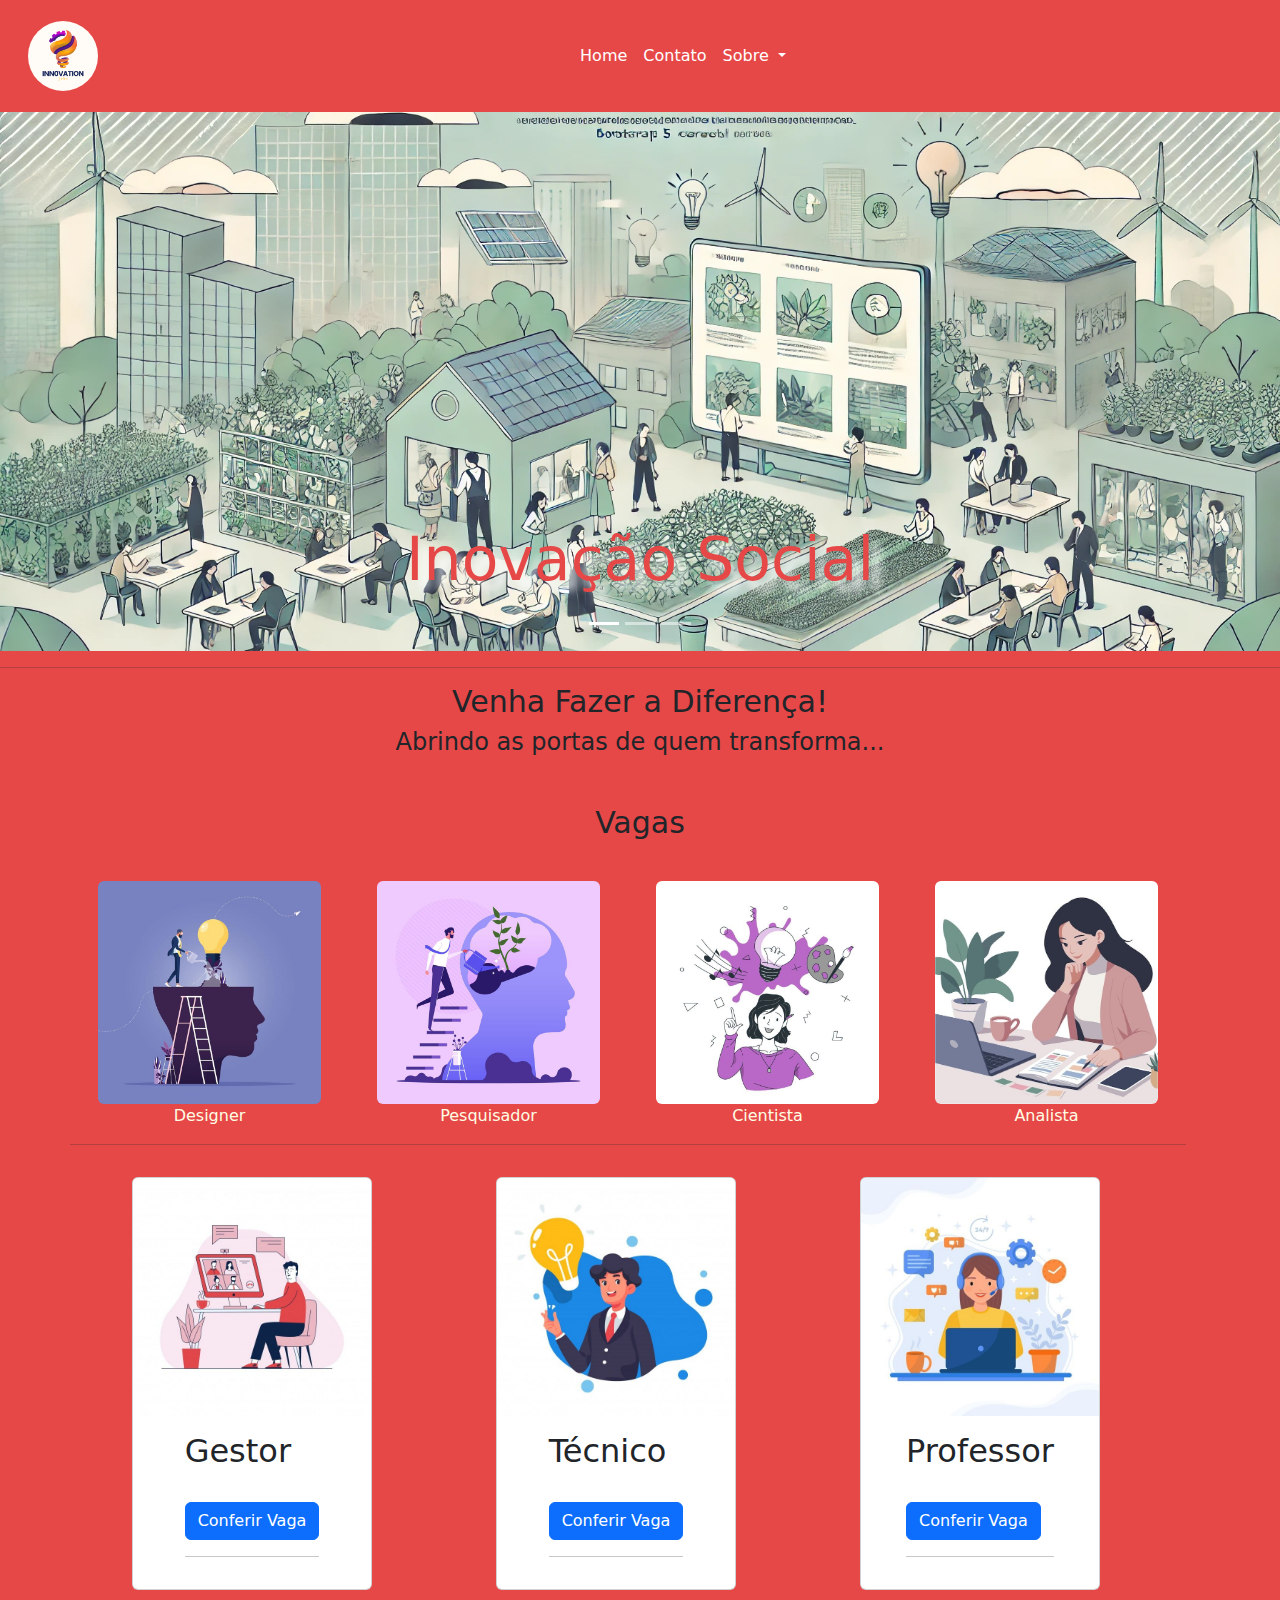
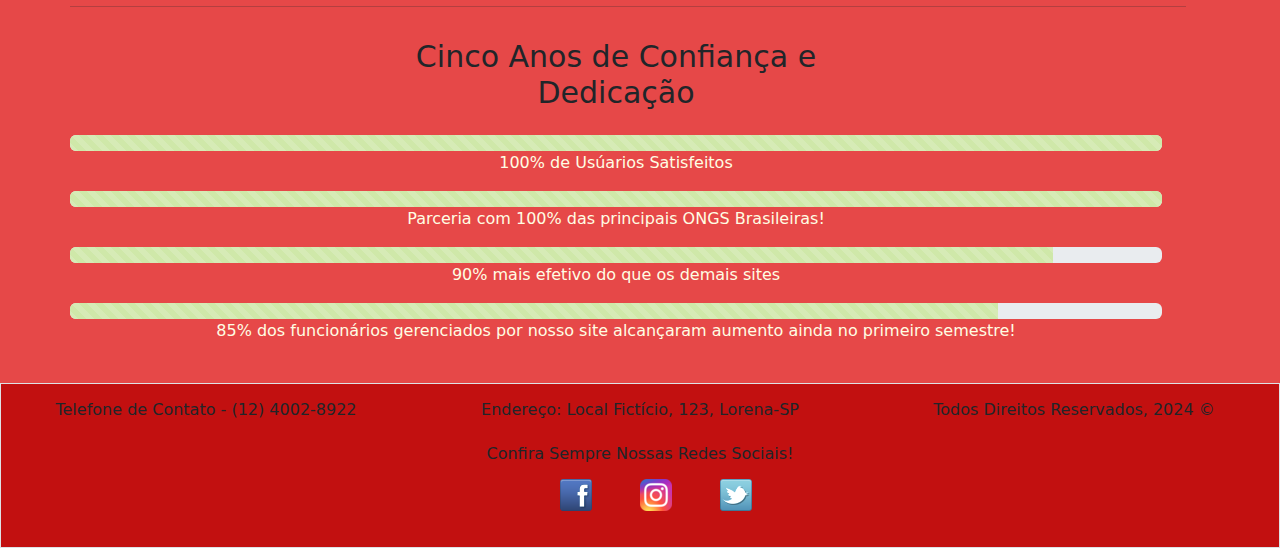
<file: index.html>
<!DOCTYPE html>
<html lang="pt-br">
<head>
    <meta charset="UTF-8">
    <meta http-equiv="X-UA-Compatible" content="IE=edge">
    <meta name="viewport" content="width=device-width, initial-scale=1.0">
    <title>Home</title>
    <link href="https://cdn.jsdelivr.net/npm/bootstrap@5.3.3/dist/css/bootstrap.min.css" rel="stylesheet" integrity="sha384-QWTKZyjpPEjISv5WaRU9OFeRpok6YctnYmDr5pNlyT2bRjXh0JMhjY6hW+ALEwIH" crossorigin="anonymous">
    <link rel="icon" href="./img/logo.png">
    <link rel="stylesheet" href="./css/ryan_felipe_rangel.css">
</head>
<body>
    
    <nav class="navbar navbar-expand-lg bg-cor p-3" data-bs-theme="dark"> 
        <div class="container-fluid">
          <a class="navbar-brand" href="./index.html">
              <img src="./img/logo.png" alt="logo" class="logo">
          </a>
          <button class="navbar-toggler" type="button" data-bs-toggle="collapse" data-bs-target="#navbarSupportedContent" aria-controls="navbarSupportedContent" aria-expanded="false" aria-label="Toggle navigation">
            <span class="navbar-toggler-icon"></span>
          </button>
          <div class="collapse navbar-collapse" id="navbarSupportedContent">
          
                <ul class="navbar-nav m-auto mb-2 mb-lg-0"> 
              <li class="nav-item">
                <a class="nav-link active text-white" aria-current="page" href="#">Home</a>
              </li>
              <li class="nav-item">
                <a class="nav-link" href="./pg/contato.html">Contato</a>
              </li>
              <li class="nav-item dropdown">
                <a class="nav-link dropdown-toggle" href="#" role="button" data-bs-toggle="dropdown" aria-expanded="false">
                  Sobre
                </a>
                <ul class="dropdown-menu">
                  <li><a class="dropdown-item" href="./pg/sobre.html">Quem Somos?</a></li>
                  <li><a class="dropdown-item" href="./pg/parceiros.html">Parceiros</a></li>
                  <!-- <li><hr class="dropdown-divider"></li>
                  <li><a class="dropdown-item" href="#">Something else here</a></li> -->
                </ul>
              </li>
            </ul>
          
          </div>
        </div>
      </nav>

   <header>
    <div id="carouselExampleCaptions" class="carousel slide">
        <div class="carousel-indicators">
          <button type="button" data-bs-target="#carouselExampleCaptions" data-bs-slide-to="0" class="active" aria-current="true" aria-label="Slide 1"></button>
          <button type="button" data-bs-target="#carouselExampleCaptions" data-bs-slide-to="1" aria-label="Slide 2"></button>
          <button type="button" data-bs-target="#carouselExampleCaptions" data-bs-slide-to="2" aria-label="Slide 3"></button>
        </div>
        <div class="carousel-inner">
          <div class="carousel-item caroulsel active">
            <img src="./img/imagem6.webp" class="d-block w-100 img" alt="imagem1">
            <div class="carousel-caption d-none d-md-block">
              <h5>Inovação Social</h5>
              <p></p>
            </div>
          </div>
          <div class="carousel-item caroulsel">
            <img src="./img/imagem7.webp" class="d-block w-100 img" alt="imagem2">
            <div class="carousel-caption d-none d-md-block">
              <h5>Inovação Social</h5>
              <p></p>
            </div>
          </div>
          <div class="carousel-item caroulsel">
            <img src="./img/imagem8.webp" class="d-block w-100 img" alt="imagem3">
            <div class="carousel-caption d-none d-md-block">
              <h5>Inovação Social</h5>
              <p></p>
            </div>
          </div>
        </div>
        </div>
       </header>

        <hr>

        <main class="container">
          <div class="row">
              <div class="col-12 col-md-12 col-lg-12">
                  <div>
                      <h3>Venha Fazer a Diferença!</h3>
                      <h4>Abrindo as portas de quem transforma...</h4>
                  </div>
              </div>
          </div>

          <br>
  
          <div class="row">
              <div class="col-6 col-md-6 col-lg-6 p-3">
                  <div>
                      <h3>Vagas</h3>
                  
                  </div>
              </div>
  
          
  
        
  
  
          <div class="row">
              <div class="col-3 col-sm-3 col-md-3 col-lg-3 justify-content-between">
                  <figure class="m-3">
                      <img src="./img/design.jpeg" alt="Designer" class="w-100 rounded">
                      <p>Designer</p>
                  </figure>
              </div>
  
              <div class="col-3 col-sm-3 col-md-3 col-lg-3 justify-content-between">
                  <figure class="m-3">
                      <img src="./img/pesquisador2.jpeg" alt="Pesquisador" class="w-100 rounded">
                      <p>Pesquisador</p>
                  </figure>
              </div>
  
              <div class="col-3 col-sm-3 col-md-3 col-lg-3 justify-content-between">
                  <figure class="m-3">
                      <img src="./img/cientistas.jpeg" alt="Cientista" class="w-100 rounded">
                      <p>Cientista</p>
                  </figure>
              </div>
  
              <div class="col-3 col-sm-3 col-md-3 col-lg-3 justify-content-between">
                  <figure class="m-3">
                      <img src="./img/analista.jpeg" alt="Analista" class="w-100 rounded">
                      <p>Analista</p>
                  </figure>


              </div>

            
              <hr>

            
              <div class="row justify-content-between">
                <div class="col-3 col-sm-4 col-md-4 col-lg-4 py-3">
                  <div class="card" style="width: 15rem;">
                    <img src="./img/card.jpeg" class="card-img-top" alt="vagas">
                    <div class="card-body">
                      <h2 class="card-title">Gestor</h2>
                      <br>
                      <a href="#" class="btn btn-primary">Conferir Vaga</a>
                      <hr>
                    </div>
                  </div>
                </div>
              
                <div class="col-3 col-sm-4 col-md-4 col-lg-4 py-3">
                  <div class="card" style="width: 15rem;">
                    <img src="./img/tecnico.jpeg" class="card-img-top" alt="vagas">
                    <div class="card-body">
                      <h2 class="card-title">Técnico</h2>
                      <br>
                      <a href="#" class="btn btn-primary">Conferir Vaga</a>
                      <hr>
                    </div>
                  </div>
                </div>

                <div class="col-3 col-sm-4 col-md-4 col-lg-4 py-3">
                  <div class="card" style="width: 15rem;">
                    <img src="./img/professor.jpeg" class="card-img-top" alt="vagas">
                    <div class="card-body">
                      <h2 class="card-title">Professor</h2>
                      <br>
                      <a href="#" class="btn btn-primary">Conferir Vaga</a>
                      <hr>
                    </div>
                  </div>
                </div>
              </div>
          
              <hr>
              <div class="row">
                <div class="col-6 p-3 py-3">
                    <div>
                        <h3>Cinco Anos de Confiança e Dedicação</h3>
                    
                    </div>
                </div>
    

                <div class="progress" role="progressbar" aria-label="Custom class example" aria-valuenow="100" aria-valuemin="0" aria-valuemax="100">
                  <div class="progress-bar progress-bar-striped custom-color" style="width: 100%"></div>
                </div>
                <p>100% de Usúarios Satisfeitos</p>

                <div class="progress" role="progressbar" aria-label="Custom class example" aria-valuenow="100" aria-valuemin="0" aria-valuemax="100">
                  <div class="progress-bar progress-bar-striped custom-color" style="width: 100%"></div>
                </div>
                <p>Parceria com 100% das principais ONGS Brasileiras!</p>

                <div class="progress" role="progressbar" aria-label="Custom class example" aria-valuenow="100" aria-valuemin="0" aria-valuemax="100">
                  <div class="progress-bar progress-bar-striped custom-color" style="width: 90%"></div>
                </div>
                <p>90% mais efetivo do que os demais sites</p>

                <div class="progress" role="progressbar" aria-label="Custom class example" aria-valuenow="100" aria-valuemin="0" aria-valuemax="100">
                  <div class="progress-bar progress-bar-striped custom-color" style="width: 85%"></div>
                </div>
                <p>85% dos funcionários gerenciados por nosso site alcançaram aumento ainda no primeiro semestre!</p>
      </main>
      
     <br>

     <footer class="border footer pt-3">

      <div class="row justify-content-between text-center">
  
        <div class="col-4">
          <h6>Telefone de Contato - (12) 4002-8922</h6>
        </div>
  
        <div class="col-4">
          <h6>Endereço: Local Fictício, 123, Lorena-SP </h6>
        </div>
  
        <div class="col-4">
          <h6>Todos Direitos Reservados, 2024 ©</h6>
        </div>
  
        
      </div>
      <div class="text-center col-12 d-flex justify-content-center align-itens-center flex-column pt-3">
        <h6>Confira Sempre Nossas Redes Sociais!</h6>
        <ul class="py-1 mt-1 col-12 d-flex justify-content-center  gap-5">
          <figure class="rede">
            <img src="./img/facebook.png" alt="facebook">
          </figure>
  
          <figure class="rede">
            <img src="./img/instagram.png" alt="instagram">
          </figure>
  
          <figure class="rede">
            <img src="./img/twitter.png" alt="twitter">
          </figure>
        </ul>
      </div>
  
    </footer>
    <script src="https://cdn.jsdelivr.net/npm/bootstrap@5.3.3/dist/js/bootstrap.bundle.min.js" integrity="sha384-YvpcrYf0tY3lHB60NNkmXc5s9fDVZLESaAA55NDzOxhy9GkcIdslK1eN7N6jIeHz" crossorigin="anonymous" ></script>

</body>
</html>
</file>
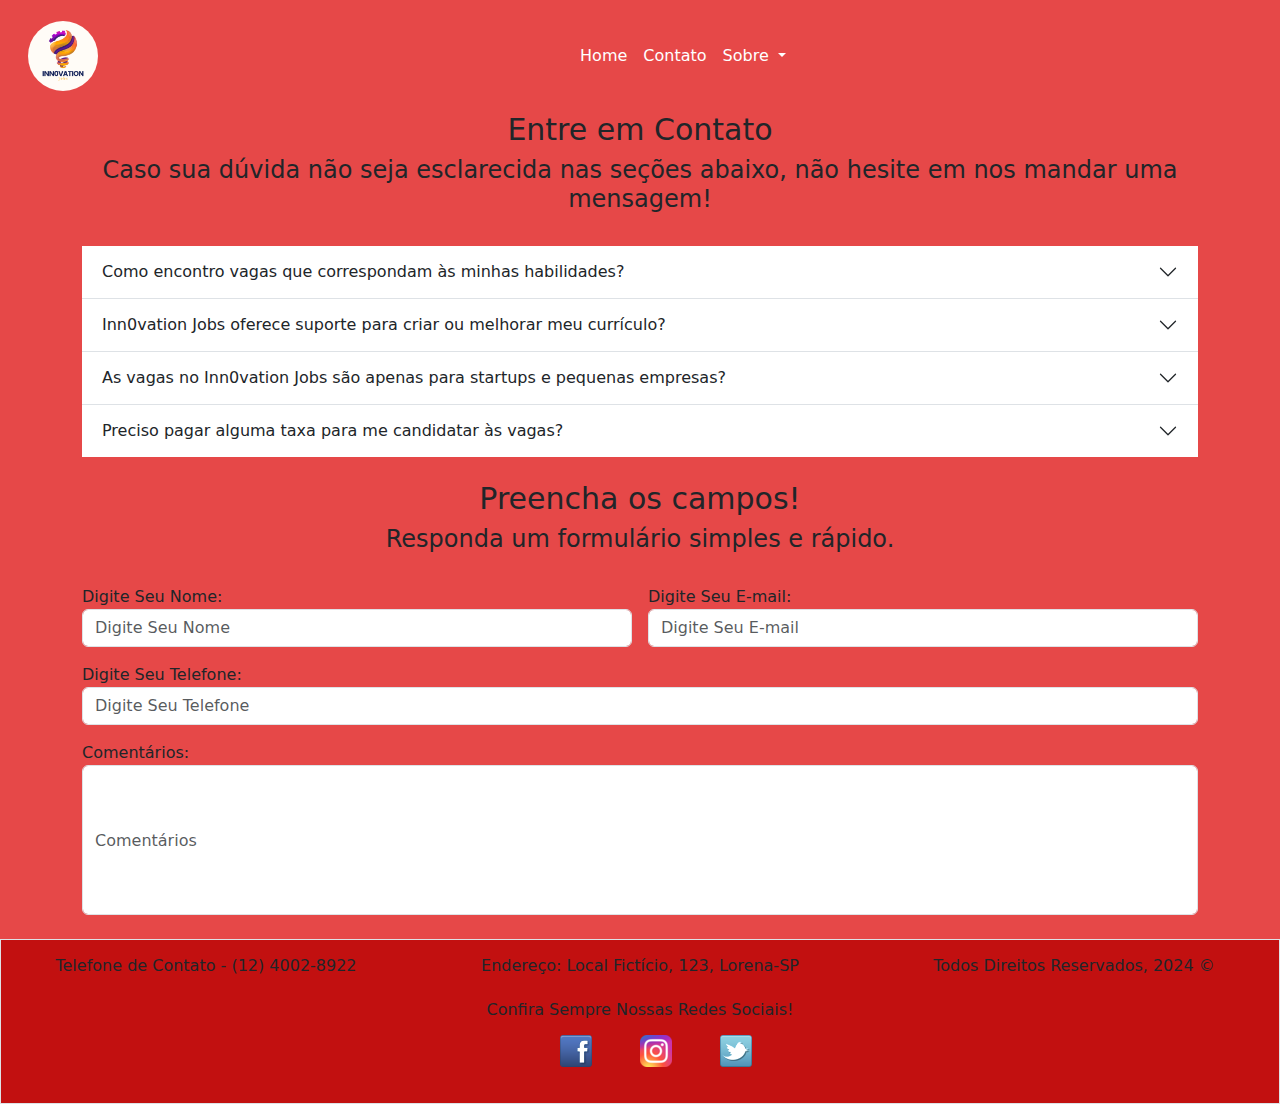
<file: pg/contato.html>
<!DOCTYPE html>
<html lang="pt-br">

<head>
  <meta charset="UTF-8">
  <meta http-equiv="X-UA-Compatible" content="IE=edge">
  <meta name="viewport" content="width=device-width, initial-scale=1.0">
  <title>Contato</title>
  <link href="https://cdn.jsdelivr.net/npm/bootstrap@5.3.3/dist/css/bootstrap.min.css" rel="stylesheet"
    integrity="sha384-QWTKZyjpPEjISv5WaRU9OFeRpok6YctnYmDr5pNlyT2bRjXh0JMhjY6hW+ALEwIH" crossorigin="anonymous">
  <link rel="icon" href="../img/logo.png">
  <link rel="stylesheet" href="../css/ryan_felipe_rangel.css">
</head>

<body>


  <nav class="navbar navbar-expand-lg bg-cor p-3" data-bs-theme="dark">
    <div class="container-fluid">
      <a class="navbar-brand" href="../index.html">
        <img src="../img/logo.png" alt="logo" class="logo">
      </a>
      <button class="navbar-toggler" type="button" data-bs-toggle="collapse" data-bs-target="#navbarSupportedContent"
        aria-controls="navbarSupportedContent" aria-expanded="false" aria-label="Toggle navigation">
        <span class="navbar-toggler-icon"></span>
      </button>
      <div class="collapse navbar-collapse" id="navbarSupportedContent">

        <ul class="navbar-nav m-auto mb-2 mb-lg-0">
          <li class="nav-item">
            <a class="nav-link active text-white" aria-current="page" href="../index.html">Home</a>
          </li>
          <li class="nav-item">
            <a class="nav-link" href="#">Contato</a>
          </li>
          <li class="nav-item dropdown">
            <a class="nav-link dropdown-toggle" href="#" role="button" data-bs-toggle="dropdown" aria-expanded="false">
              Sobre
            </a>
            <ul class="dropdown-menu">
              <li><a class="dropdown-item" href="./sobre.html">Quem Somos?</a></li>
              <li><a class="dropdown-item" href="./parceiros.html">Parceiros</a></li>
              <!-- <li><hr class="dropdown-divider"></li>
                  <li><a class="dropdown-item" href="#">Something else here</a></li> -->
            </ul>
          </li>
        </ul>

      </div>
    </div>
  </nav>

  <main class="container">


    <div class="row">
      <div class="col-12 col-lg-12">
        <div>
          <h3>Entre em Contato</h3>
          <h4>Caso sua dúvida não seja esclarecida nas seções abaixo, não hesite em nos mandar uma mensagem!</h4>
        </div>
      </div>
    </div>

    <br>

    <div class="accordion accordion-flush" id="accordionFlushExample">
      <div class="accordion-item">
        <h2 class="accordion-header">
          <button class="accordion-button collapsed" type="button" data-bs-toggle="collapse"
            data-bs-target="#flush-collapseOne" aria-expanded="false" aria-controls="flush-collapseOne">
            Como encontro vagas que correspondam às minhas habilidades?
          </button>
        </h2>
        <div id="flush-collapseOne" class="accordion-collapse collapse" data-bs-parent="#accordionFlushExample">
          <div class="accordion-body">
            Para encontrar vagas que se alinhem ao seu perfil, você pode usar nossa ferramenta de busca e aplicar
            filtros como área de atuação, habilidades específicas, localização e nível de experiência. Nossa plataforma
            também sugere oportunidades com base nas informações do seu perfil, aumentando a relevância das vagas
            recomendadas.
          </div>
        </div>
      </div>

      <div class="accordion-item">
        <h2 class="accordion-header">
          <button class="accordion-button collapsed" type="button" data-bs-toggle="collapse"
            data-bs-target="#flush-collapseTwo" aria-expanded="false" aria-controls="flush-collapseTwo">
            Inn0vation Jobs oferece suporte para criar ou melhorar meu currículo?
          </button>
        </h2>
        <div id="flush-collapseTwo" class="accordion-collapse collapse" data-bs-parent="#accordionFlushExample">
          <div class="accordion-body">
            Sim! Oferecemos recursos como modelos de currículo e dicas para destacar suas habilidades e experiências de
            forma atraente. Além disso, temos artigos sobre como preparar um currículo voltado para o setor de inovação,
            onde a criatividade e a experiência prática são especialmente valorizadas.
          </div>
        </div>
      </div>

      <div class="accordion-item">
        <h2 class="accordion-header">
          <button class="accordion-button collapsed" type="button" data-bs-toggle="collapse"
            data-bs-target="#flush-collapseThree" aria-expanded="false" aria-controls="flush-collapseThree">
            As vagas no Inn0vation Jobs são apenas para startups e pequenas empresas?
          </button>
        </h2>
        <div id="flush-collapseThree" class="accordion-collapse collapse" data-bs-parent="#accordionFlushExample">
          <div class="accordion-body">
            Não. Embora tenhamos um foco especial em startups e empresas emergentes, também trabalhamos com organizações
            maiores que buscam talentos para projetos inovadores. Nosso objetivo é conectar profissionais a uma
            variedade de oportunidades que priorizem a inovação e o desenvolvimento criativo.
          </div>
        </div>
      </div>

      <div class="accordion-item">
        <h2 class="accordion-header">
          <button class="accordion-button collapsed" type="button" data-bs-toggle="collapse"
            data-bs-target="#flush-collapseFour" aria-expanded="false" aria-controls="flush-collapseFour">
            Preciso pagar alguma taxa para me candidatar às vagas?
          </button>
        </h2>
        <div id="flush-collapseFour" class="accordion-collapse collapse" data-bs-parent="#accordionFlushExample">
          <div class="accordion-body">
            Não. Criar seu perfil e se candidatar às vagas no Inn0vation Jobs é totalmente gratuito para candidatos.
            Nossa missão é facilitar o acesso ao mercado de trabalho inovador sem barreiras financeiras.
          </div>
        </div>
      </div>
    </div>

    <br>

    <div class="row">
      <div class="col-12 col-lg-12">
        <div>
          <h3>Preencha os campos!</h3>
          <h4>Responda um formulário simples e rápido.</h4>
        </div>
      </div>
    </div>

    <br>

    <form class="row g-3">
      <div class="col-md-6 col-lg-6">
        <label>Digite Seu Nome:</label>
        <input type="text" class="form-control" placeholder="Digite Seu Nome">
      </div>
      <div class="col-md-6 col-lg-6">
        <label>Digite Seu E-mail:</label>
        <input type="email" class="form-control" placeholder="Digite Seu E-mail">
      </div>
      <div class="col-12 col-lg-12">
        <label>Digite Seu Telefone:</label>
        <input type="number" class="form-control" placeholder="Digite Seu Telefone">
      </div>
      <div class="col-12 col-lg-12">
        <label>Comentários:</label>
        <input type="text" class="form-control secao" placeholder="Comentários">
      </div>
    </form>

    <br>


  </main>

  <footer class="border footer pt-3">

    <div class="row justify-content-between text-center">

      <div class="col-4">
        <h6>Telefone de Contato - (12) 4002-8922</h6>
      </div>

      <div class="col-4">
        <h6>Endereço: Local Fictício, 123, Lorena-SP </h6>
      </div>

      <div class="col-4">
        <h6>Todos Direitos Reservados, 2024 ©</h6>
      </div>

      
    </div>
    <div class="text-center col-12 d-flex justify-content-center align-itens-center flex-column pt-3">
      <h6>Confira Sempre Nossas Redes Sociais!</h6>
      <ul class="py-1 mt-1 col-12 d-flex justify-content-center  gap-5">
        <figure class="rede">
          <img src="../img/facebook.png" alt="facebook">
        </figure>

        <figure class="rede">
          <img src="../img/instagram.png" alt="instagram">
        </figure>

        <figure class="rede">
          <img src="../img/twitter.png" alt="twitter">
        </figure>
      </ul>
    </div>

  </footer>

  <script src="https://cdn.jsdelivr.net/npm/bootstrap@5.3.3/dist/js/bootstrap.bundle.min.js"
    integrity="sha384-YvpcrYf0tY3lHB60NNkmXc5s9fDVZLESaAA55NDzOxhy9GkcIdslK1eN7N6jIeHz"
    crossorigin="anonymous"></script>

</body>

</html>
</file>
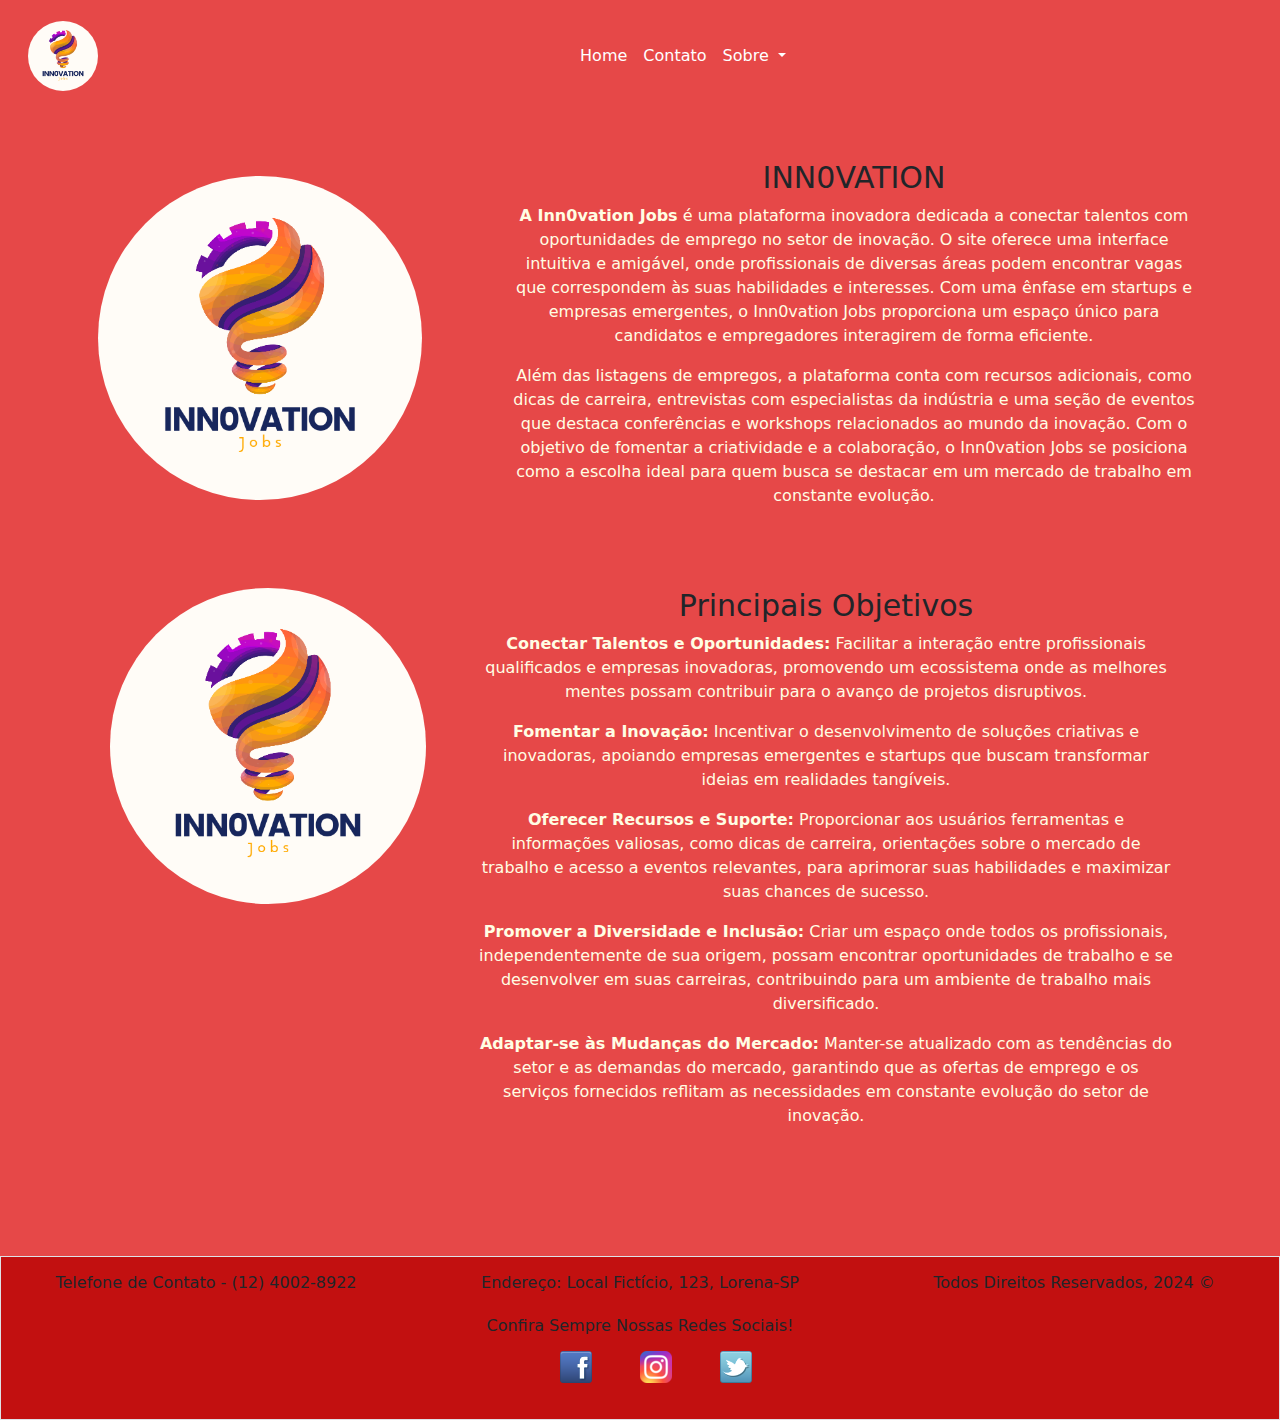
<file: pg/sobre.html>
<!DOCTYPE html>
<html lang="pt-br">
<head>
    <meta charset="UTF-8">
    <meta http-equiv="X-UA-Compatible" content="IE=edge">
    <meta name="viewport" content="width=device-width, initial-scale=1.0">
    <title>Sobre</title>
    <link href="https://cdn.jsdelivr.net/npm/bootstrap@5.3.3/dist/css/bootstrap.min.css" rel="stylesheet" integrity="sha384-QWTKZyjpPEjISv5WaRU9OFeRpok6YctnYmDr5pNlyT2bRjXh0JMhjY6hW+ALEwIH" crossorigin="anonymous">
    <link rel="icon" href="../img/logo.png">
    <link rel="stylesheet" href="../css/ryan_felipe_rangel.css">
</head>
<body>
    

    <nav class="navbar navbar-expand-lg bg-cor p-3" data-bs-theme="dark"> 
        <div class="container-fluid">
          <a class="navbar-brand" href="../index.html">
              <img src="../img/logo.png" alt="logo" class="logo">
          </a>
          <button class="navbar-toggler" type="button" data-bs-toggle="collapse" data-bs-target="#navbarSupportedContent" aria-controls="navbarSupportedContent" aria-expanded="false" aria-label="Toggle navigation">
            <span class="navbar-toggler-icon"></span>
          </button>
          <div class="collapse navbar-collapse" id="navbarSupportedContent">
            
                <ul class="navbar-nav m-auto mb-2 mb-lg-0"> 
              <li class="nav-item">
                <a class="nav-link active text-white" aria-current="page" href="../index.html">Home</a>
              </li>
              <li class="nav-item">
                <a class="nav-link" href="./contato.html">Contato</a>
              </li>
              <li class="nav-item dropdown">
                <a class="nav-link dropdown-toggle" href="#" role="button" data-bs-toggle="dropdown" aria-expanded="false">
                  Sobre
                </a>
                <ul class="dropdown-menu">
                  <li><a class="dropdown-item" href="#">Quem Somos?</a></li>
                  <li><a class="dropdown-item" href="./parceiros.html">Parceiros</a></li>
                  <!-- <li><hr class="dropdown-divider"></li>
                  <li><a class="dropdown-item" href="#">Something else here</a></li> -->
                </ul>
              </li>
            </ul>
          
          </div>
        </div>
      </nav>

      <main class="container">


        <div class="row my-5">
            <div class="col-4 col-lg-4 col-md-4">
                <figure class="m-3">
                    <img src="../img/logo.png" alt="lorem" class="w-100 rounded-circle">
                </figure>
            </div>

        <div class="col-8 col-lg-8 col-md-8">
            <div class="ms-5">
                <h3>INN0VATION</h3>
                <p><strong>A Inn0vation Jobs</strong> é uma plataforma inovadora dedicada a conectar talentos com oportunidades de emprego no setor de inovação. O site oferece uma interface intuitiva e amigável, onde profissionais de diversas áreas podem encontrar vagas que correspondem às suas habilidades e interesses. Com uma ênfase em startups e empresas emergentes, o Inn0vation Jobs proporciona um espaço único para candidatos e empregadores interagirem de forma eficiente.</p>
                <p>Além das listagens de empregos, a plataforma conta com recursos adicionais, como dicas de carreira, entrevistas com especialistas da indústria e uma seção de eventos que destaca conferências e workshops relacionados ao mundo da inovação. Com o objetivo de fomentar a criatividade e a colaboração, o Inn0vation Jobs se posiciona como a escolha ideal para quem busca se destacar em um mercado de trabalho em constante evolução.</p>
            </div>
        </div>

        <div class="row my-5">
            <div class="col-4 col-lg-4 col-md-4">
                <figure class="m-3">
                    <img src="../img/logo.png" alt="lorem" class="w-100 rounded-circle">
                </figure>
            </div>
    
        <div class="row my-3 col-lg-8 col-md-8 col-8">
            <div class="me-5">
                <h3>Principais Objetivos</h3>
                <p><strong>Conectar Talentos e Oportunidades:</strong> Facilitar a interação entre profissionais qualificados e empresas inovadoras, promovendo um ecossistema onde as melhores mentes possam contribuir para o avanço de projetos disruptivos.</p>
                <p><strong>Fomentar a Inovação:</strong> Incentivar o desenvolvimento de soluções criativas e inovadoras, apoiando empresas emergentes e startups que buscam transformar ideias em realidades tangíveis.</p>
                <p><strong>Oferecer Recursos e Suporte:</strong> Proporcionar aos usuários ferramentas e informações valiosas, como dicas de carreira, orientações sobre o mercado de trabalho e acesso a eventos relevantes, para aprimorar suas habilidades e maximizar suas chances de sucesso.</p>
                <p><strong>Promover a Diversidade e Inclusão:</strong> Criar um espaço onde todos os profissionais, independentemente de sua origem, possam encontrar oportunidades de trabalho e se desenvolver em suas carreiras, contribuindo para um ambiente de trabalho mais diversificado.</p>
                <p><strong>Adaptar-se às Mudanças do Mercado:</strong> Manter-se atualizado com as tendências do setor e as demandas do mercado, garantindo que as ofertas de emprego e os serviços fornecidos reflitam as necessidades em constante evolução do setor de inovação.</p>
            </div>
            
        </div>
      </main>

      <footer class="border footer pt-3">

        <div class="row justify-content-between text-center">
    
          <div class="col-4">
            <h6>Telefone de Contato - (12) 4002-8922</h6>
          </div>
    
          <div class="col-4">
            <h6>Endereço: Local Fictício, 123, Lorena-SP </h6>
          </div>
    
          <div class="col-4">
            <h6>Todos Direitos Reservados, 2024 ©</h6>
          </div>
    
          
        </div>
        <div class="text-center col-12 d-flex justify-content-center align-itens-center flex-column pt-3">
          <h6>Confira Sempre Nossas Redes Sociais!</h6>
          <ul class="py-1 mt-1 col-12 d-flex justify-content-center  gap-5">
            <figure class="rede">
              <img src="../img/facebook.png" alt="facebook">
            </figure>
    
            <figure class="rede">
              <img src="../img/instagram.png" alt="instagram">
            </figure>
    
            <figure class="rede">
              <img src="../img/twitter.png" alt="twitter">
            </figure>
          </ul>
        </div>
    
      </footer>
   
    <script src="https://cdn.jsdelivr.net/npm/bootstrap@5.3.3/dist/js/bootstrap.bundle.min.js" integrity="sha384-YvpcrYf0tY3lHB60NNkmXc5s9fDVZLESaAA55NDzOxhy9GkcIdslK1eN7N6jIeHz" crossorigin="anonymous" ></script>

</body>
</html>
</file>
<file: css/ryan_felipe_rangel.css>
* {
    margin: 0 auto;
    padding: 0 auto;
}

:root {
--color_01: #C21010;
--color_02: #E64848;
--color_03: #FFFDE3;
--color_04: #CFE8A9;
--color_05: #fff;
--color_06: #000;


}

.bg-cor {
    background-color: var(--color_02);
}

.nav-link, .active {
    color: var(--color_05);
}

.nav-link:hover{
    text-decoration: underline;
}
h1 {
   text-align: center;
   background-color: var(--color_01);
   color: var(--color_04);
}

h5 {
    color: var(--color_02);
    font-size: 60px;
    text-shadow: 10px 10px 10px var(--color_05);
}

h3 {
    font-size: 30px;
    text-align: center;
}

h4 {
    text-align: center;

}

p {
    text-align: center;
    color: var(--color_03);
}

body {
    background-color: var(--color_02);
}
.img {
    height: 100%;
    object-fit: cover; 
}

.caroulsel {
    height: 33.7rem;
}

.custom-color {
    background-color: var(--color_04); 
    
  }

.progress   {
    padding: 0;
    
}

.progress-bar {
    margin: 0;
}

.footer {
    background-color: var(--color_01);
    text-align: left;
}


.logo {
    width: 70px;
    border-radius: 35px;
}

.social {
    justify-content: center;
    display: flex;
    align-items: center;
    padding: 2px;
    margin-top: 30px;
    margin-right: 10px;
    gap: 10px;
}



.secao {
    height: 150px;
}

.parceiros {
   
    width: 100%;
    display: flex;
    align-items: center;

}

.header-parceiro {
    background-image: url(../img/Parceiros.png);
    background-repeat: no-repeat;
    background-size: cover;
    background-position: top center;
    min-height: 85vh;
}
</file>
